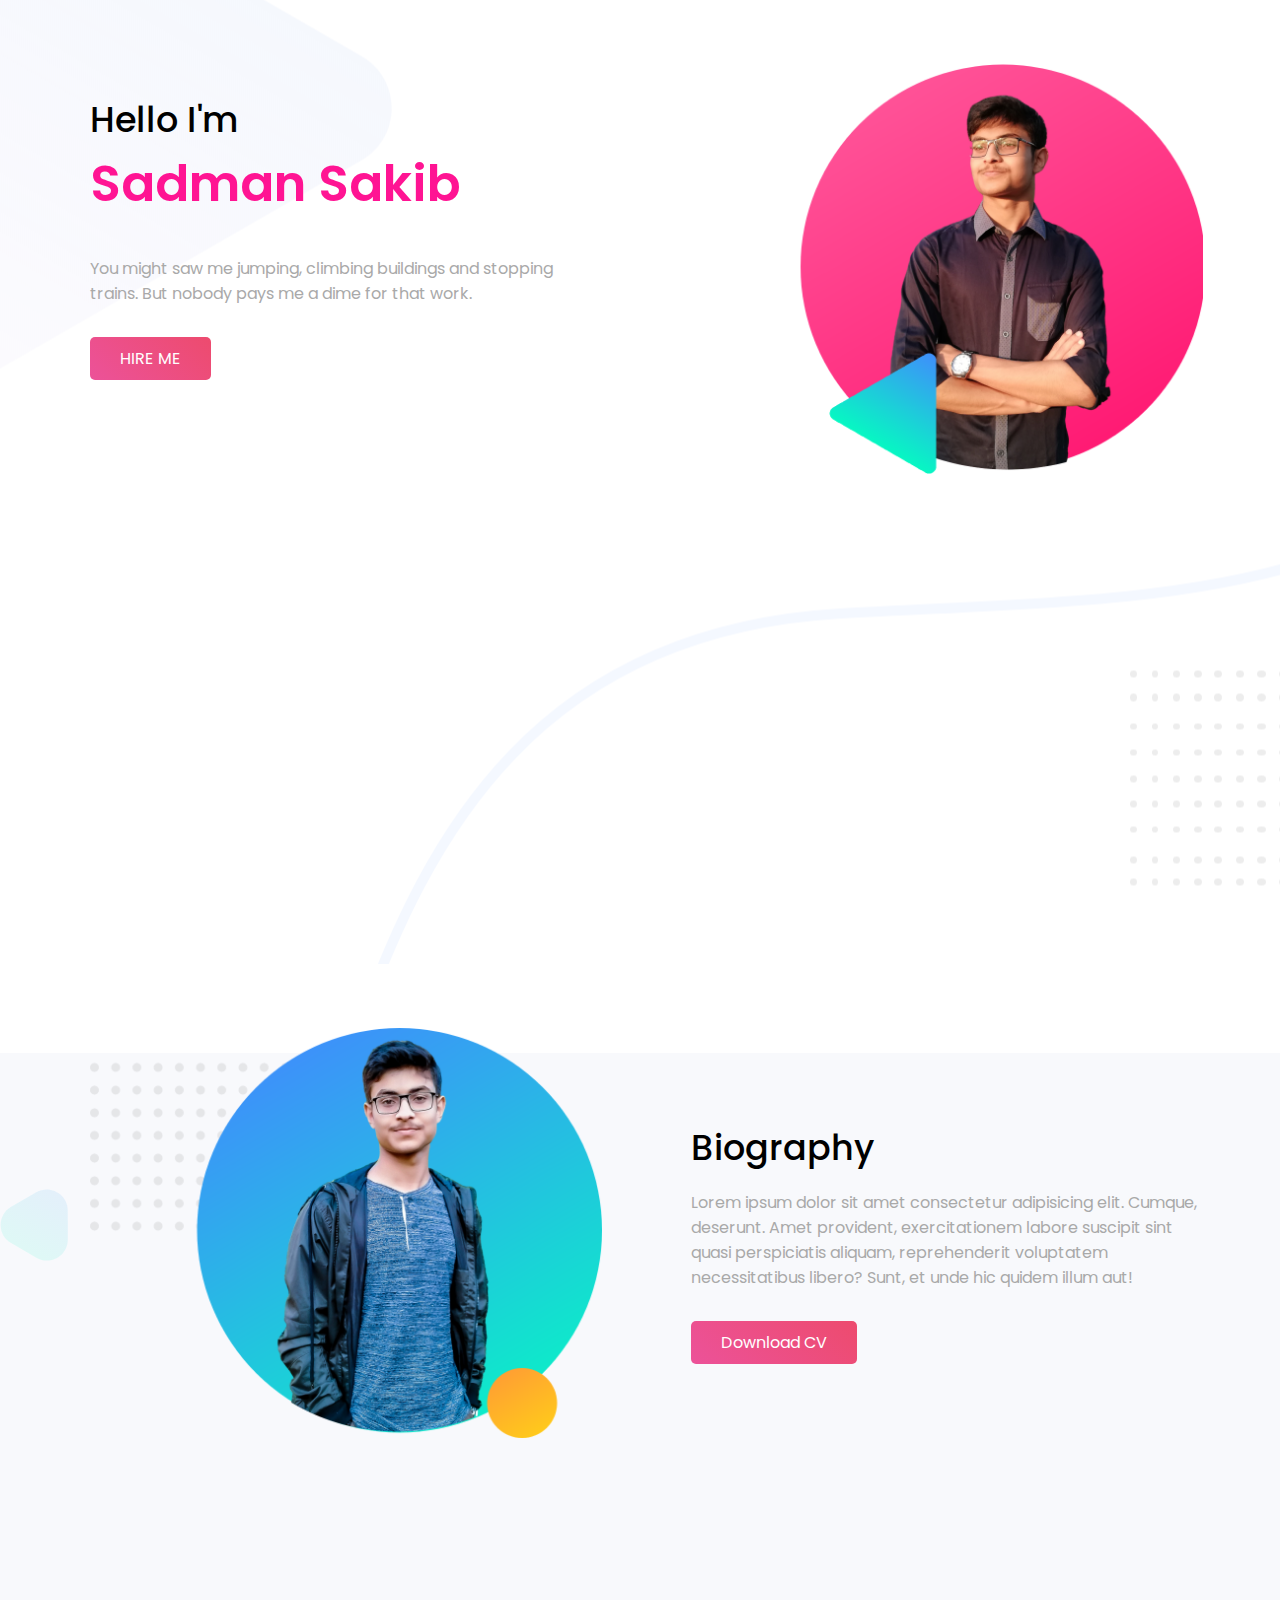
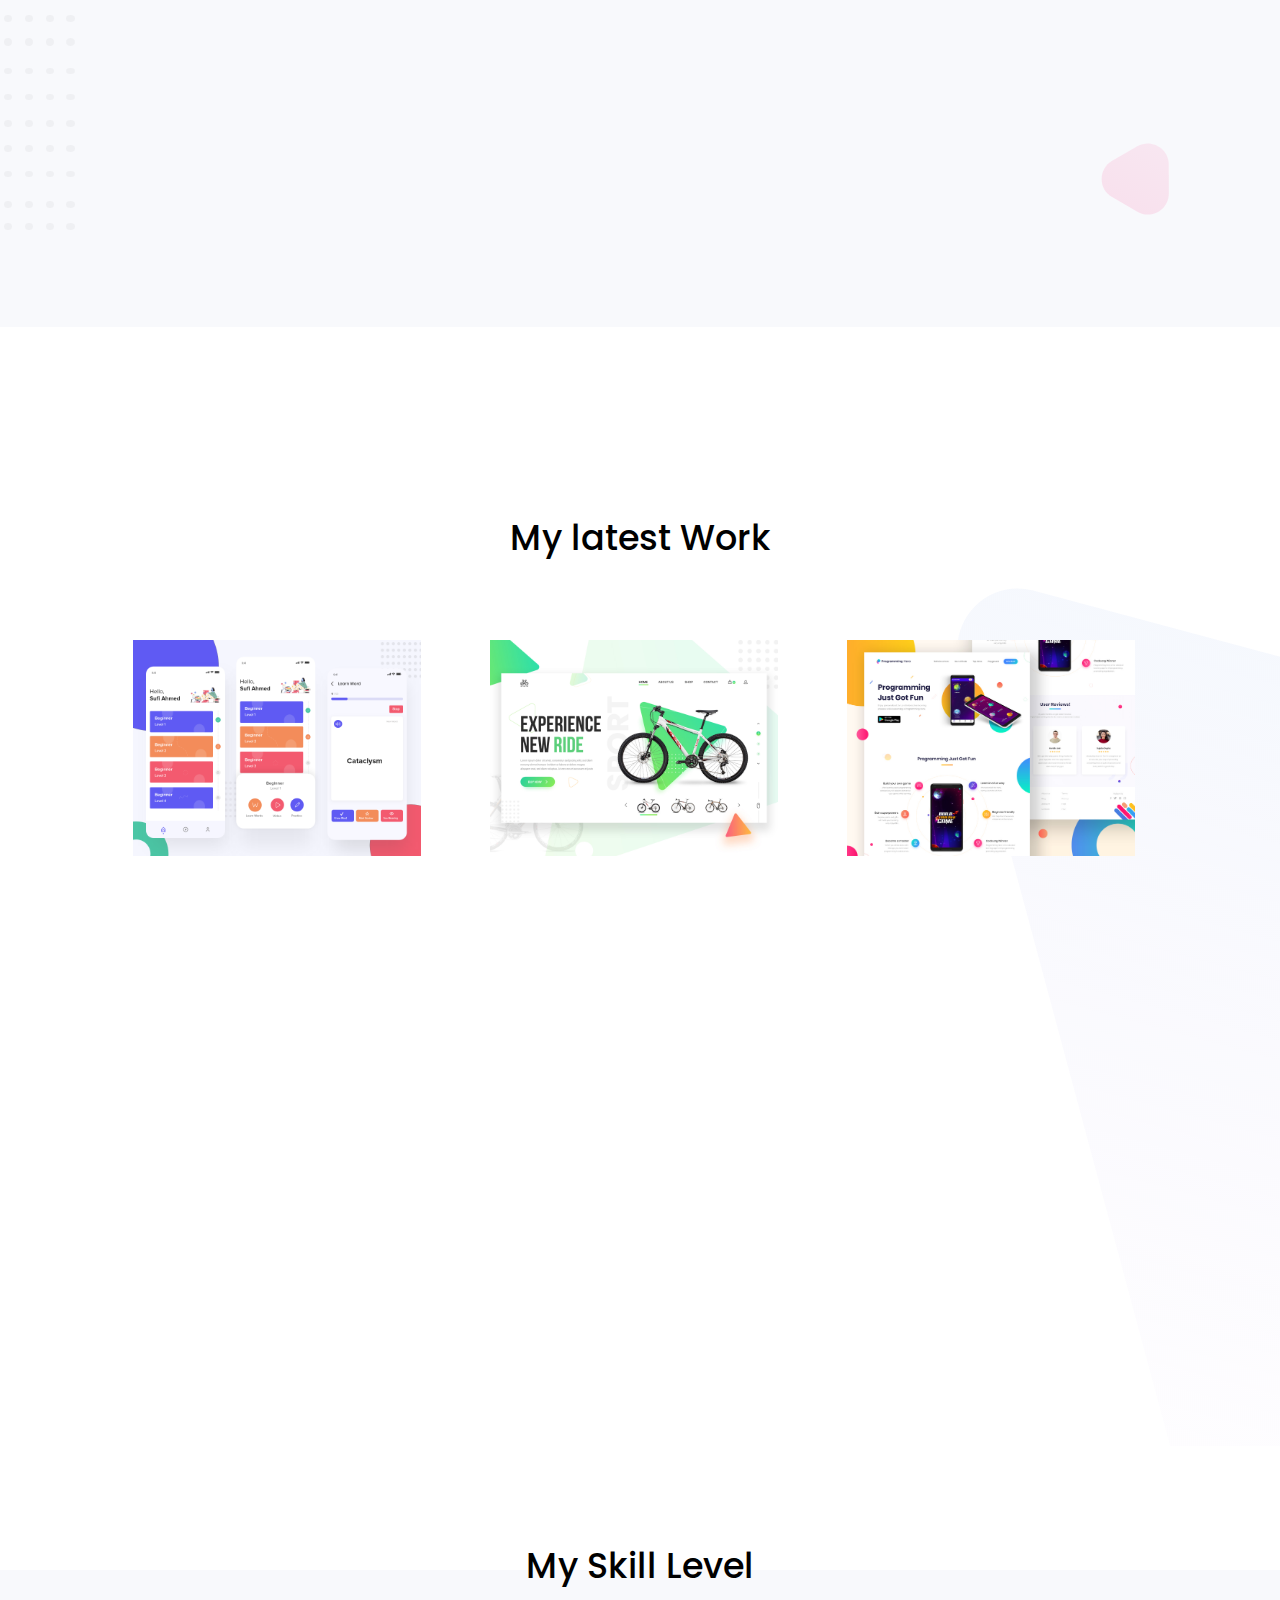
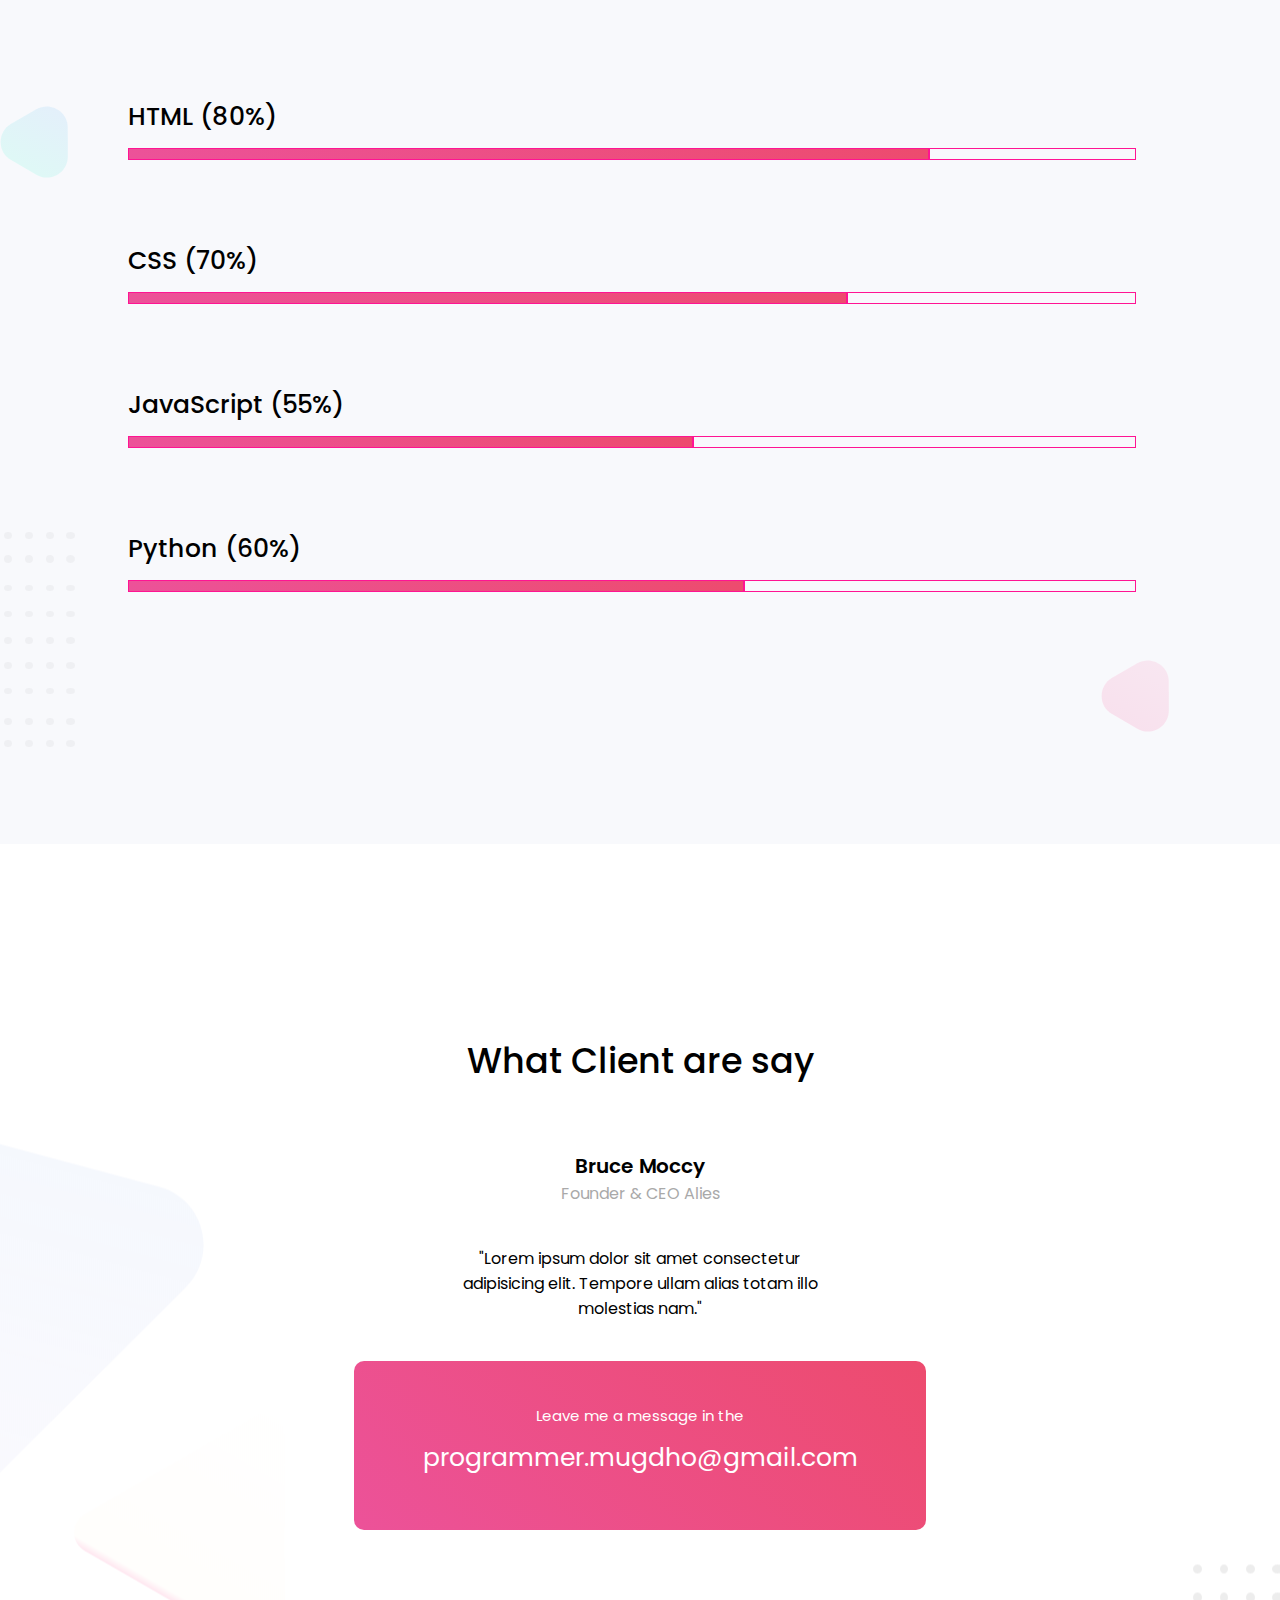
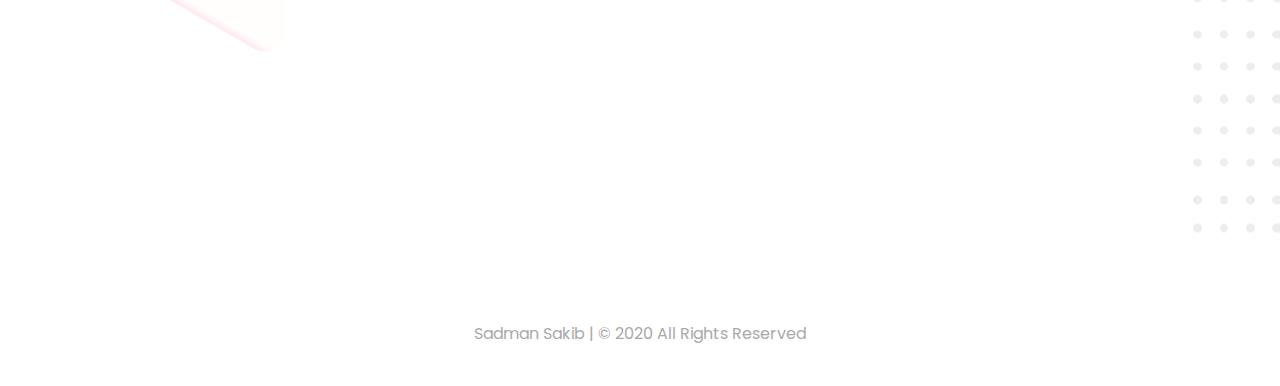
<file: index.html>
<!DOCTYPE html>
<html lang="en">

<head>
    <meta charset="UTF-8">
    <meta name="viewport" content="width=device-width, initial-scale=1.0">
    <link rel="shortcut icon" href="./images/mugdho.png" type="image/x-icon">
    <link href="https://fonts.googleapis.com/css2?family=Poppins:wght@400;600&display=swap" rel="stylesheet">
    <link rel="stylesheet" href="./style.css">
    <title>Sadman Sakib Mugdho</title>
</head>

<body>
    <section class="first-banner">
        <div class="half-width">
            <h2>Hello I'm</h2>
            <h1 class="pink-highlight">Sadman Sakib</h1>
            <p>You might saw me jumping, climbing buildings and stopping trains. But nobody pays me a dime for that
                work.</p>
            <a class='link' href="#">HIRE ME</a>
        </div>
        <div class="half-width">
            <img src="./images/mugdho.png" alt="">
        </div>
    </section>
    <section class="second-banner">
        <div class="half-width">
            <img src="./images/mugdho_dream.png" alt="">
        </div>
        <div class="half-width biography">
            <h2>Biography</h2>
            <p>
                Lorem ipsum dolor sit amet consectetur adipisicing elit. Cumque, deserunt. Amet provident,
                exercitationem labore
                suscipit sint quasi perspiciatis aliquam, reprehenderit voluptatem necessitatibus libero? Sunt, et unde
                hic quidem
                illum aut!
            </p>
            <a class="link" href="#">Download CV</a>
        </div>
    </section>
    <section class="latest-work">
        <h2>My latest Work</h2>
        <div class="image-container">
            <div class="work-image">
                <img src="./images/latest-work/work-1.png" alt="">
            </div>
            <div class="work-image">
                <img src="./images/latest-work/work-2.jpg" alt="">
            </div>
            <div class="work-image">
                <img src="./images/latest-work/work-3.jpg" alt="">
            </div>
        </div>
    </section>
    <section class="skill-banner">
        <h2>My Skill Level</h2>
        <div class="skill-container">
            <h2 class="skill-name">HTML (80%)</h2>
            <div class="skill level-html"></div>
            <div class="unknown no-skill-html"></div>
        </div>
        <div class="skill-container">
            <h2 class="skill-name">CSS (70%)</h2>
            <div class="skill level-css"></div>
            <div class="unknown no-skill-css"></div>
        </div>
        <div class="skill-container">
            <h2 class="skill-name">JavaScript (55%)</h2>
            <div class="skill level-js"></div>
            <div class="unknown no-skill-js"></div>
        </div>
        <div class="skill-container">
            <h2 class="skill-name">Python (60%)</h2>
            <div class="skill level-py"></div>
            <div class="unknown no-skill-py"></div>
        </div>
    </section>
    <section class="feedback">
        <h2>What Client are say</h2>
        <p class="client-name">Bruce Moccy</p>
        <p class="client-position">Founder & CEO Alies</p>
        <p class="client-review">"Lorem ipsum dolor sit amet consectetur adipisicing elit. Tempore ullam alias totam
            illo molestias nam."</p>
        <a href="mailto:programmer.mugdho@gmail.com" class="link message"><span class="leave-msg">Leave me a message in the</span> <span
                class="email">programmer.mugdho@gmail.com</span></a>
    </section>
    <footer>
        <p>Sadman Sakib | &copy; 2020 All Rights Reserved</p>
    </footer>
</body>

</html>
</file>
<file: style.css>
body {
    margin: 0;
    font-family: 'Poppins', sans-serif;
}

.first-banner {
    padding-top: 5%;
    background-image: url('./images/header-bg.png');
    background-repeat: no-repeat;
    background-position: center;
}

.second-banner {
    padding-top: 5%;
    background-image: url('./images/biography-bg.png');
    background-repeat: no-repeat;
    background-position: center;
    padding-bottom: 7%;
}

section {
    height: 100vh;
}

.half-width {
    width: 40%;
    float: left;
    margin-left: 5%;
    padding-left: 2%;
}

.link {
    text-decoration: none;
    background-image: linear-gradient(45deg, #ec5299, #ed4b6e);
    color: white;
    padding: 10px 30px;
    border-radius: 5px;
}

.half-width img {
    width: 100%;
}

.pink-highlight {
    font-size: 50px;
    color: deeppink;
    margin-top: 0;
    font-weight: 600;
}

h2 {
    font-size: 35px;
    font-weight: 500;
    margin-bottom: 0;
}

p {
    color: darkgray;
    margin-bottom: 40px;
}

.biography {
    margin-top: 5%;
}

.latest-work {
    padding-top: 5%;
    background-image: url('./images/latest-work-bg.png');
    background-repeat: no-repeat;
    background-position: center;
    padding-bottom: 5%;
}

.latest-work h2 {
    text-align: center;
    margin-bottom: 6%;
}

.work-image {
    width: 25%;
    float: left;
    margin-left: 5%;
    padding-left: 1%;
}

.work-image img {
    width: 100%;
    cursor: pointer;
}

.image-container {
    padding: 0 5%;
}

.feedback {
    background-image: url('./images/footer-bg.png');
    background-position: center;
    padding-top: 5%;
}

.feedback h2, .feedback p {
    text-align: center;
}

.client-name {
    margin-top: 5%;
    color: black;
    margin-bottom: 0;
    font-size: 20px;
    font-weight: 600;
}

.client-position {
    margin-top: 0;
}

a {
    text-align: center;
}

.client-review {
    width: 30%;
    display: block;
    text-align: center;
    color: black;
    margin: auto;
}

.message {
    width: 40%;
    display: block;
    margin: auto;
    margin-top: 40px;
    border-radius: 10px;
    padding: 42px 30px;
}

footer p {
    text-align: center;
}

.email {
    font-size: 25px;
    line-height: 60px;
}

.leave-msg {
    font-size: 15px;
}

.skill-banner {
    padding-bottom: 5%;
    background-image: url('./images/biography-bg.png');
    background-repeat: no-repeat;
    background-position: center;
    padding-bottom: 13%;
}

.skill-banner h2 {
    text-align: center;
    padding-top: 5%;
}

.skill-banner div h2 {
    font-size: 25px;
    text-align: left;
}

.skill-container {
    width: 80%;
    margin: auto;
}

.skill {
    border: 1px solid deeppink;
    padding: 5px 0px;
    /* width: 70%; */
    background-image: linear-gradient(45deg, #ec5299, #ed4b6e);
    float: left;
}

.skill-name {
    font-size: 22px;
    margin-top: 55px;
    margin-bottom: 12px;
}

.unknown {
    border: deeppink 1px solid;
    padding: 5px 0px;
    /* width: 10%; */
    float: left;
}

.level-html {
    width: 78%;
}

.no-skill-html {
    width: 20%;
}

.level-css {
    width: 70%;
}

.no-skill-css {
    width: 28%;
}

.level-js {
    width: 55%;
}

.no-skill-js {
    width: 43%;
}

.level-py {
    width: 60%;
}

.no-skill-py {
    width: 38%;
}
</file>
